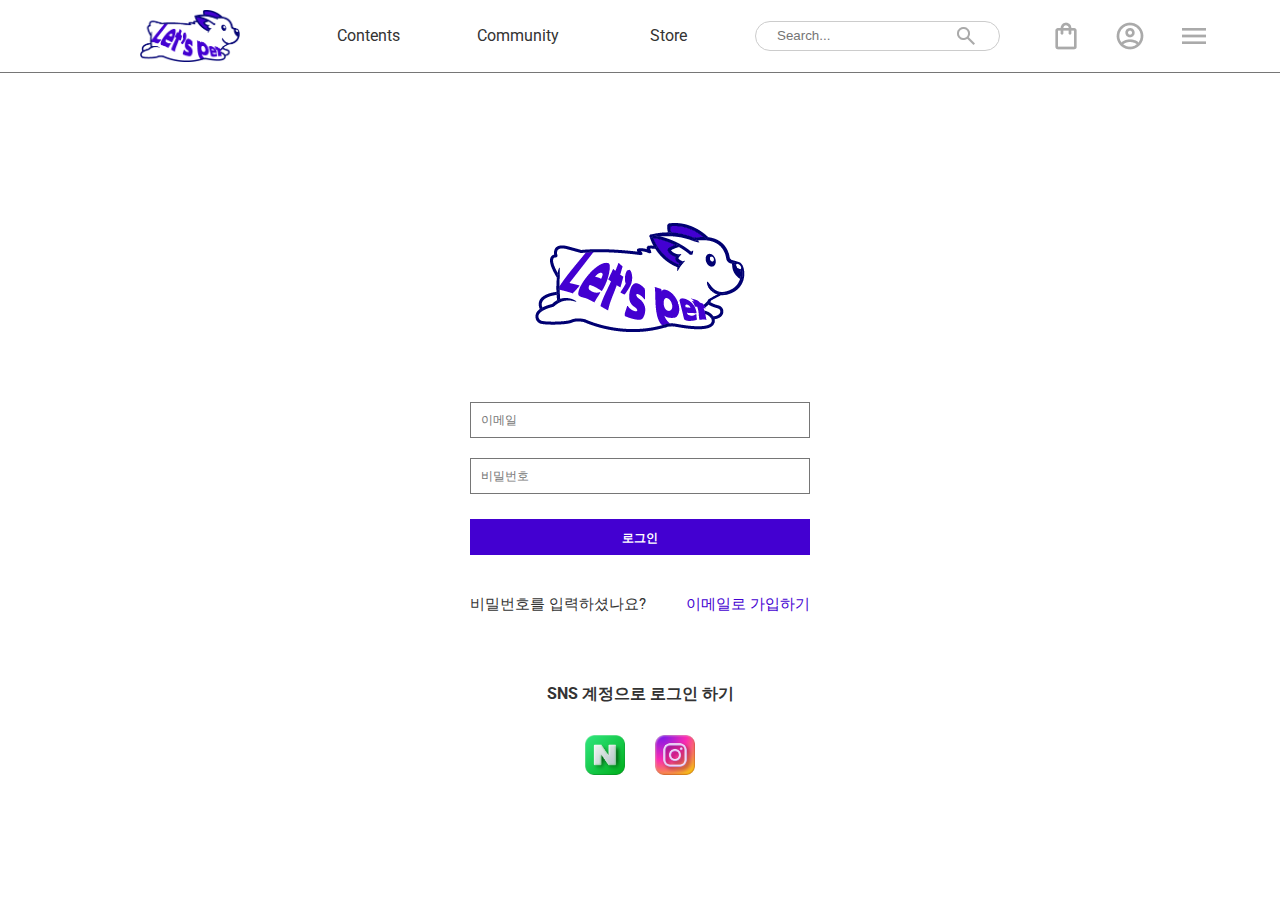
<file: second.html>
<!DOCTYPE html>
<html lang="ko">
  <head>
    <meta charset="UTF-8" />
    <meta name="viewport" content="width=device-width, initial-scale=1.0" />
    <title>letspet login</title>
    <link rel="stylesheet" href="css/second.css" />
    <link rel="preconnect" href="https://fonts.googleapis.com" />
    <link rel="preconnect" href="https://fonts.gstatic.com" crossorigin />
    <link
      href="https://fonts.googleapis.com/css2?family=Roboto:wght@400;700&display=swap"
      rel="stylesheet"
    />
  </head>
  <body>
    <div class="wrap">
      <!-- header -->
      <header>
        <div class="container">
          <a href="index.html"
            ><div class="logo"><img src="images/1x/logo_1.png" alt="" /></div
          ></a>
          <nav class="menu">
            <ul class="navi">
              <li>
                <a href="#">Contents</a>
                <ul class="submenu">
                  <li>
                    <a href="#">출석체크</a>
                  </li>
                  <li>
                    <a href="#">댕냥 사전</a>
                  </li>
                  <li>
                    <a href="#">수의사 상담</a>
                  </li>
                </ul>
              </li>
              <li>
                <a href="#">Community</a>
                <ul class="submenu">
                  <li>
                    <a href="#">커뮤니티</a>
                  </li>
                  <li>
                    <a href="#">콘테스트</a>
                  </li>
                  <li>
                    <a href="#">이벤트</a>
                  </li>
                </ul>
              </li>
              <li>
                <a href="#">Store</a>
                <ul class="submenu">
                  <li>
                    <a href="#">전체 상품</a>
                  </li>
                  <li>
                    <a href="#">베스트</a>
                  </li>
                  <li>
                    <a href="#">렛츠펫 추천</a>
                  </li>
                </ul>
              </li>
            </ul>
          </nav>
          <form class="search-form">
            <input type="text" placeholder="Search..." />
            <input type="image" src="images/search.png" alt="Search" />
          </form>
          <ul class="icon">
            <li>
              <a href="#"
                ><img src="images/🦆 icon _shopping bag_.png" alt="shopping"
              /></a>
            </li>
            <li>
              <a href="second.html"
                ><img src="images/🦆 icon _account circle_.png" alt="login"
              /></a>
            </li>
            <li>
              <a href="#"><img src="images/Density medium.png" alt="menu" /></a>
            </li>
          </ul>
        </div>
      </header>
      <!-- main -->
      <main>
        <div class="main-inner">
          <div class="logoname"><img src="images/1x/logo_1.png" alt="" /></div>
          <div class="login">
            <form class="login-form">
              <input type="text" placeholder="이메일" />
            </form>
            <form class="login-form">
              <input type="text" placeholder="비밀번호" />
            </form>
            <!-- <div class="email">이메일</div>
            <div class="paw">비밀번호</div> -->
            <a href="#"><div class="log">로그인</div></a>
            <div class="text">
              <a href="#"><div class="text-1">비밀번호를 입력하셨나요?</div></a>
              <a href="#"><div class="text-2">이메일로 가입하기</div></a>
            </div>
          </div>
          <div class="text-3">SNS 계정으로 로그인 하기</div>
          <div class="sns">
            <div class="naver">
              <a href="#"> <img src="images/naver.png" alt="" /></a>
            </div>
            <div class="insta">
              <a href="#"> <img src="images/insta.png" alt="" /></a>
            </div>
          </div>
        </div>
      </main>
    </div>
  </body>
</html>
</file>
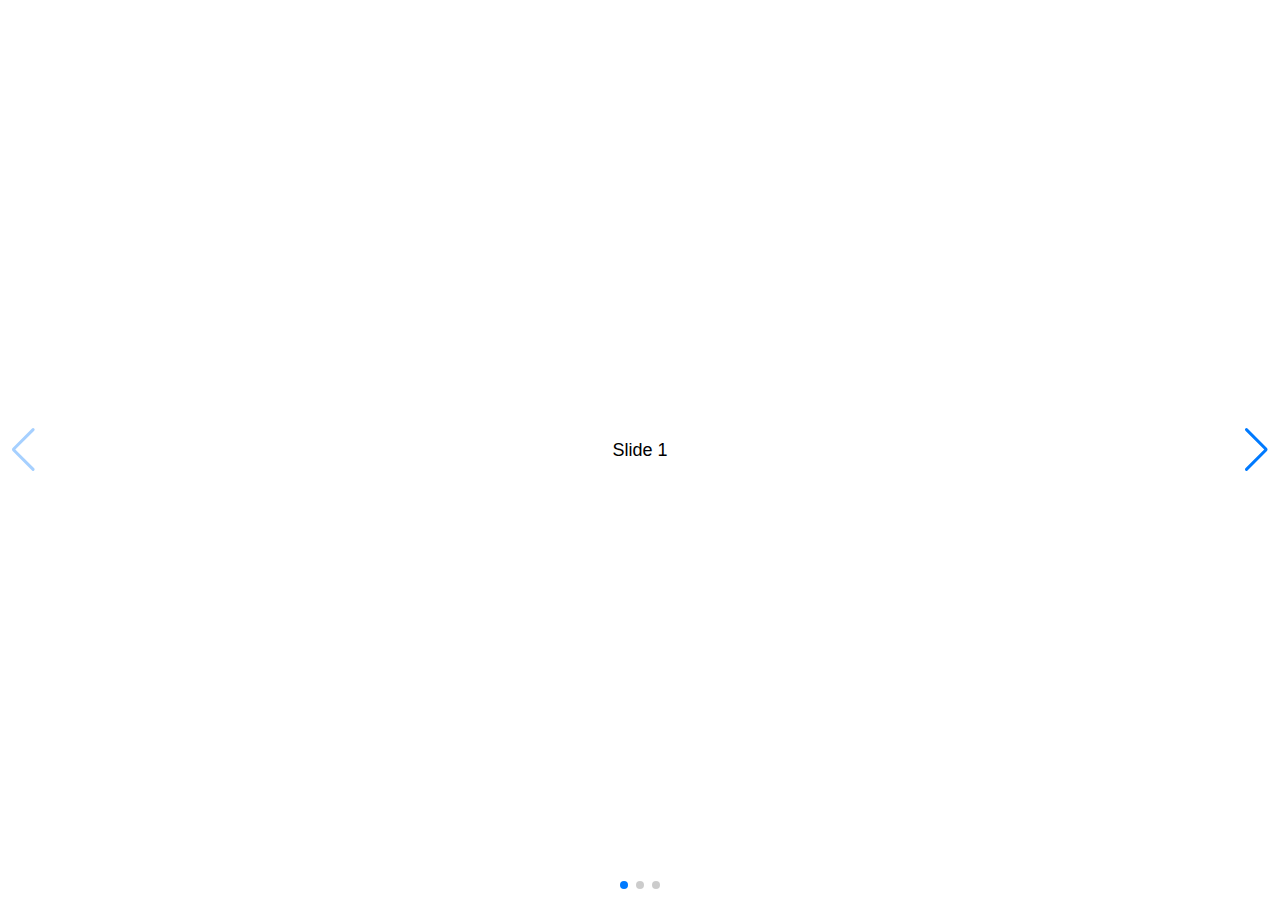
<file: slide.html>
<!DOCTYPE html>
<html lang="en">
  <head>
    <meta charset="utf-8" />
    <title>Swiper demo</title>
    <meta
      name="viewport"
      content="width=device-width, initial-scale=1, minimum-scale=1, maximum-scale=1"
    />
    <!-- Link Swiper's CSS -->
    <link
      rel="stylesheet"
      href="https://cdn.jsdelivr.net/npm/swiper@11/swiper-bundle.min.css"
    />

    <!-- Demo styles -->
    <style>
      html,
      body {
        position: relative;
        height: 100%;
      }

      body {
        background: #eee;
        font-family: Helvetica Neue, Helvetica, Arial, sans-serif;
        font-size: 14px;
        color: #000;
        margin: 0;
        padding: 0;
      }

      .swiper {
        width: 100%;
        height: 100%;
      }

      .swiper-slide {
        text-align: center;
        font-size: 18px;
        background: #fff;
        display: flex;
        justify-content: center;
        align-items: center;
      }

      .swiper-slide img {
        display: block;
        width: 100%;
        height: 100%;
        object-fit: cover;
      }
    </style>
  </head>

  <body>
    <!-- Swiper -->
    <div class="swiper mySwiper">
      <div class="swiper-wrapper">
        <div class="swiper-slide">Slide 1</div>
        <div class="swiper-slide">Slide 2</div>
        <div class="swiper-slide">Slide 3</div>
      </div>
      <div class="swiper-button-next"></div>
      <div class="swiper-button-prev"></div>
      <div class="swiper-pagination"></div>
    </div>

    <!-- Swiper JS -->
    <script src="https://cdn.jsdelivr.net/npm/swiper@11/swiper-bundle.min.js"></script>

    <!-- Initialize Swiper -->
    <script>
      var swiper = new Swiper(".mySwiper", {
        spaceBetween: 30,
        centeredSlides: true,
        autoplay: {
          delay: 2500,
          disableOnInteraction: false,
        },
        pagination: {
          el: ".swiper-pagination",
          clickable: true,
        },
        navigation: {
          nextEl: ".swiper-button-next",
          prevEl: ".swiper-button-prev",
        },
      });
    </script>
  </body>
</html>
</file>
<file: css/second.css>
* {
  margin: 0;
  padding: 0;
  color: #333;
  box-sizing: border-box;
}
html,
body {
  background-color: #fff;
  font-size: 16px;
}
ul,
li {
  list-style: none;
}
a {
  display: block;
  color: #333;
  text-decoration: none;
}
img {
  border: 0;
  vertical-align: middle;
}
body {
  font-family: "Roboto", sans-serif;
}

.wrap {
  width: 100%;
}
.bodywrap {
  position: relative;
  width: 100%;
  /* height: 850px; */
  display: flex;
  background-color: rgba(0, 0, 0, 0.1);
}
body {
  margin: 0;
  padding: 0;
  /* background-color: #f0f0f0; */
}

/* 헤더 */

header {
  padding: 10px 0;
  background-color: #fff;
  color: #111;
  border-bottom: solid 1px #767676;
}

.container {
  max-width: 1920px;
  display: flex;
  align-items: center;
  justify-content: space-between;
  margin: 0 auto;
  padding: 0 70px;
}

.logo {
  position: relative;
  width: 150px;
  display: flex;
  align-items: center;
  /* padding-left: 70px; */
  font-size: 28px;
  font-weight: bold;
}
.logo img {
  width: 100px;
  height: auto;
  margin-left: 70px;
}

.logo:hover {
  cursor: pointer;
}

/* navi */
.menu {
  position: relative;
  width: 1000px;
  height: 100%;
  z-index: 1;
}
/* navi */
.navi {
  position: relative;
  display: flex;
  margin-left: 73px;
}
.navi > li {
  position: relative;
}
.navi > li > a {
  position: relative;
  width: 150px;
  height: 40px;
  line-height: 40px;
  text-align: center;
  /* background-color: rgba(0, 0, 0, 0.1); */
  transition: all 0.5s;
}
.navi > li > a:hover {
  background-color: #4300d1;
  color: #fff;
}
/* submenu */
.submenu {
  position: relative;
  height: 0;
  overflow: hidden;
  transition: all 0.5s;
  background-color: rgba(255, 255, 255, 0.5);
}
.submenu li {
  position: relative;
}
.submenu a {
  position: relative;
  width: 150px;
  height: 40px;
  text-align: center;
  line-height: 40px;
  transition: all 0.5s;
}
.navi > li:hover .submenu {
  height: 160px;
}
.submenu a:hover {
  background-color: rgba(0, 0, 0, 0.3);
}

.icon {
  position: relative;
  display: flex;
  gap: 32px;
}

.icon li:first-child {
  margin-left: 50px;
}

.search-form {
  display: flex;
  justify-content: space-between;
  width: 400px;
  height: 30px;
  padding: 1px;
  border: 1px solid #ccc;
  font-size: 14px;
  color: #aaa;
  border-radius: 100px;
  align-items: center;
}

.search-form input[type="text"] {
  border: none;
  margin-left: 20px;
}

.search-form input[type="image"] {
  width: 24px; /* 이미지의 너비 */
  height: 24px; /* 이미지의 높이 */
  border: none; /* 기본 테두리 제거 */
  cursor: pointer; /* 마우스 커서를 포인터로 변경 */
  margin-right: 20px;
}

/* main */

main {
  position: relative;
  display: flex;
  width: 100%;
  margin: 0 auto;
  justify-content: center;
  align-items: center;
}
.main-inner {
  position: relative;
  display: flex;
  flex-direction: column;
  justify-content: center;
  align-items: center;
}

.logoname {
  position: relative;
  display: flex;
  justify-content: center;
  font-size: 28px;
  font-weight: bold;
  margin-top: 150px;
}
.login {
  margin-top: 50px;
}

.login-form {
  position: relative;
  width: 340px;
  height: 36px;
  border: solid 1px #767676;
  margin-top: 20px;
  padding: 10px;
  font-size: 12px;
}
.login-form input[type="text"] {
  border: none;
  font-size: 12px;
}
/* .email {
  position: relative;
  width: 340px;
  height: 36px;
  border: solid 1px #767676;
  margin-top: 20px;
  padding: 10px;
  font-size: 12px;
}

.paw {
  position: relative;
  width: 340px;
  height: 36px;
  border: solid 1px #767676;
  margin-top: 20px;
  padding: 10px;
  font-size: 12px;
} */

.log {
  position: relative;
  width: 340px;
  height: 36px;
  border: solid 1px #4300d1;
  margin-top: 25px;
  padding: 10px;
  font-size: 12px;
  font-weight: bold;
  text-align: center;
  color: #fff;
  background-color: #4300d1;
}

.text {
  position: relative;
  width: 340px;
  margin-top: 40px;
  display: flex;
  justify-content: space-between;
  font-size: 15px;
}
.text-2 {
  color: #4300d1;
}
.text-3 {
  position: relative;
  display: flex;
  justify-content: center;
  margin-top: 70px;
  font-size: 16px;
  font-weight: bold;
}

.sns {
  position: relative;
  display: flex;
  justify-content: space-between;
  margin-top: 30px;
  gap: 30px;
}
.naver img {
  width: 40px;
  height: 40px;
}
.insta img {
  width: 40px;
  height: 40px;
}
</file>
